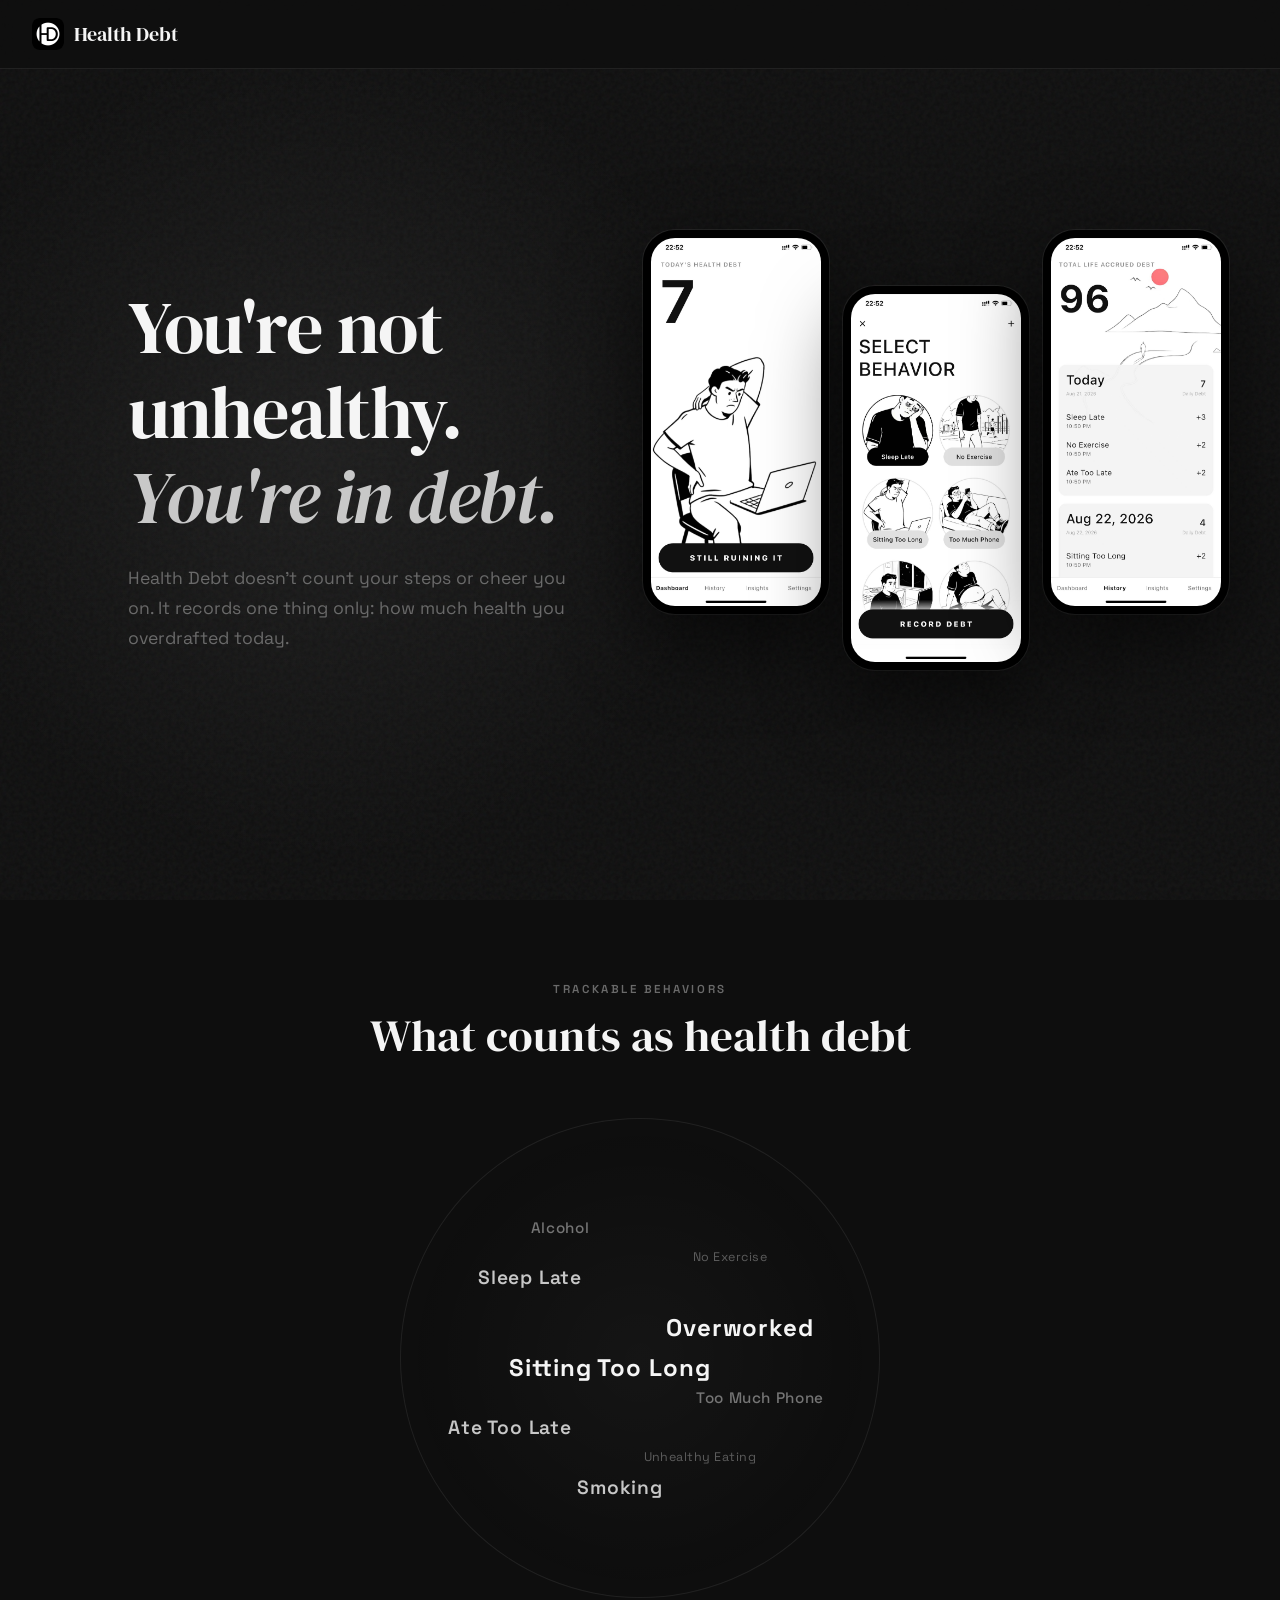
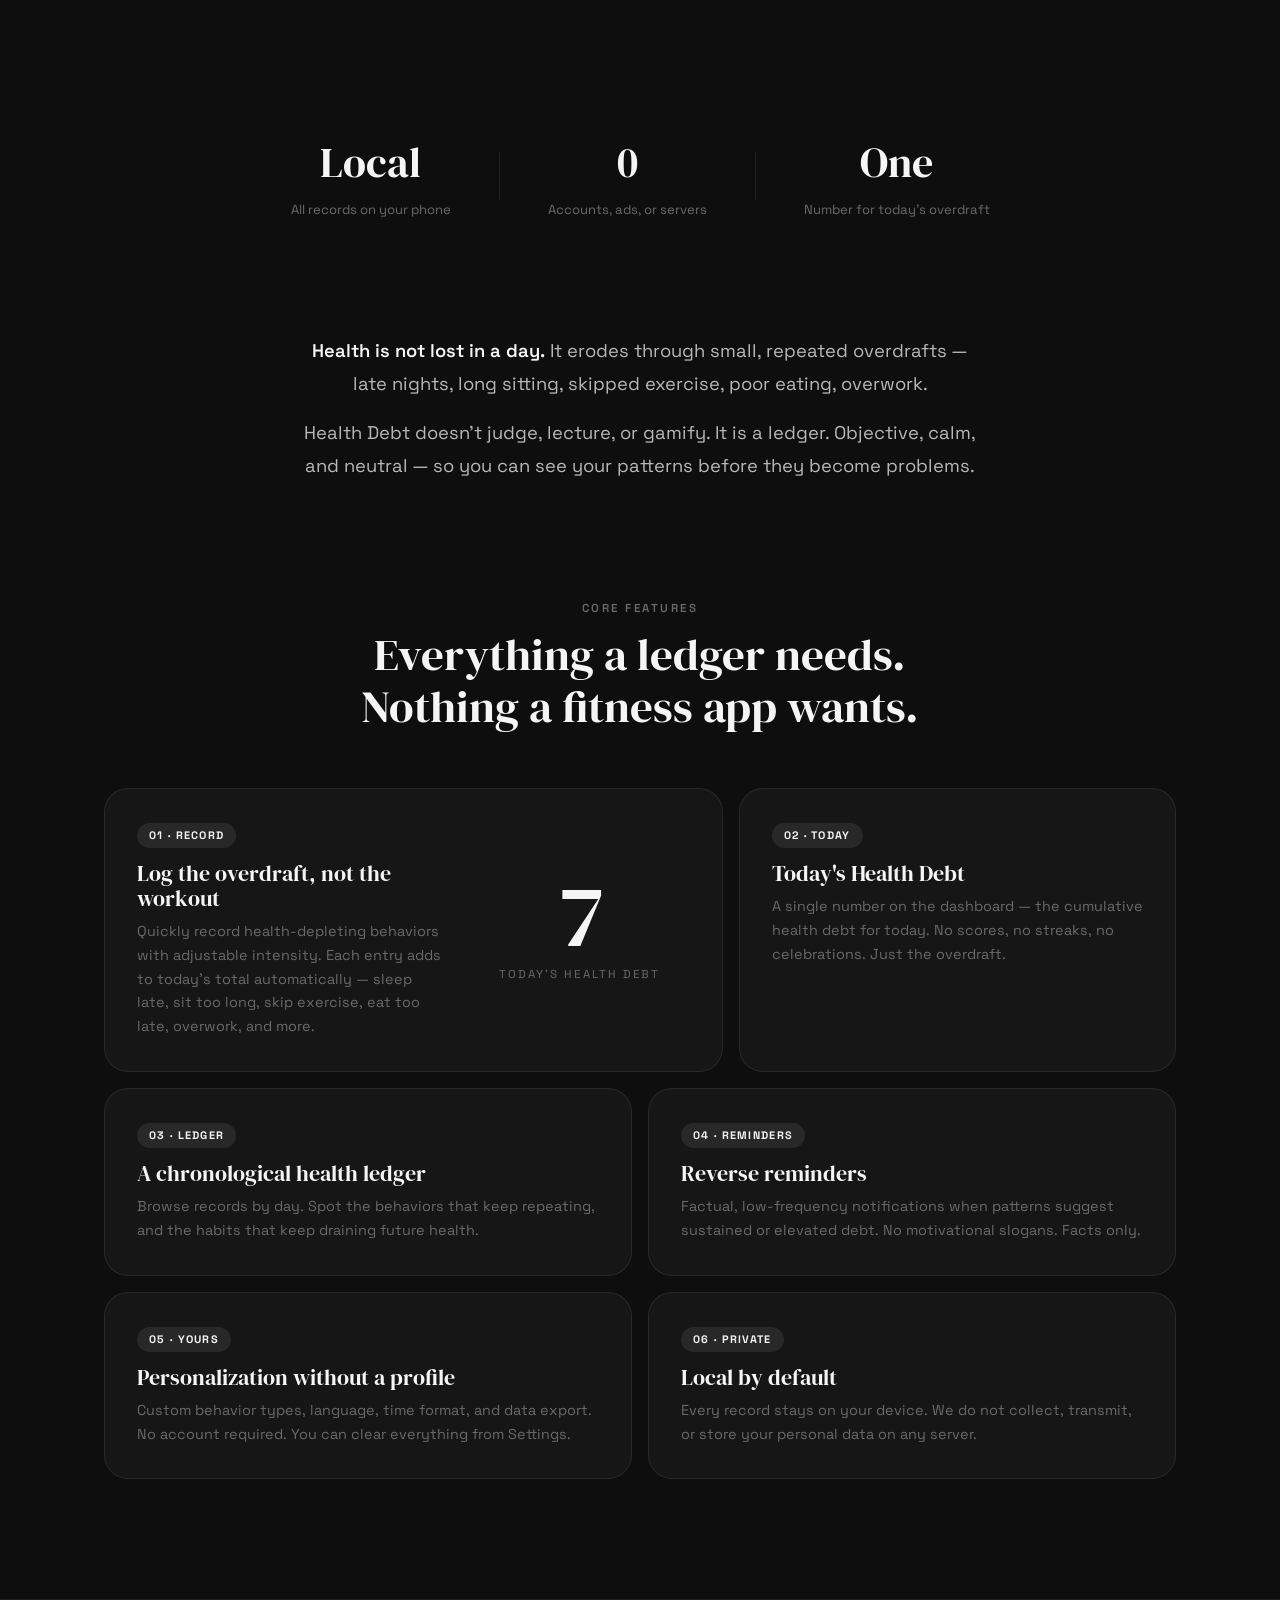
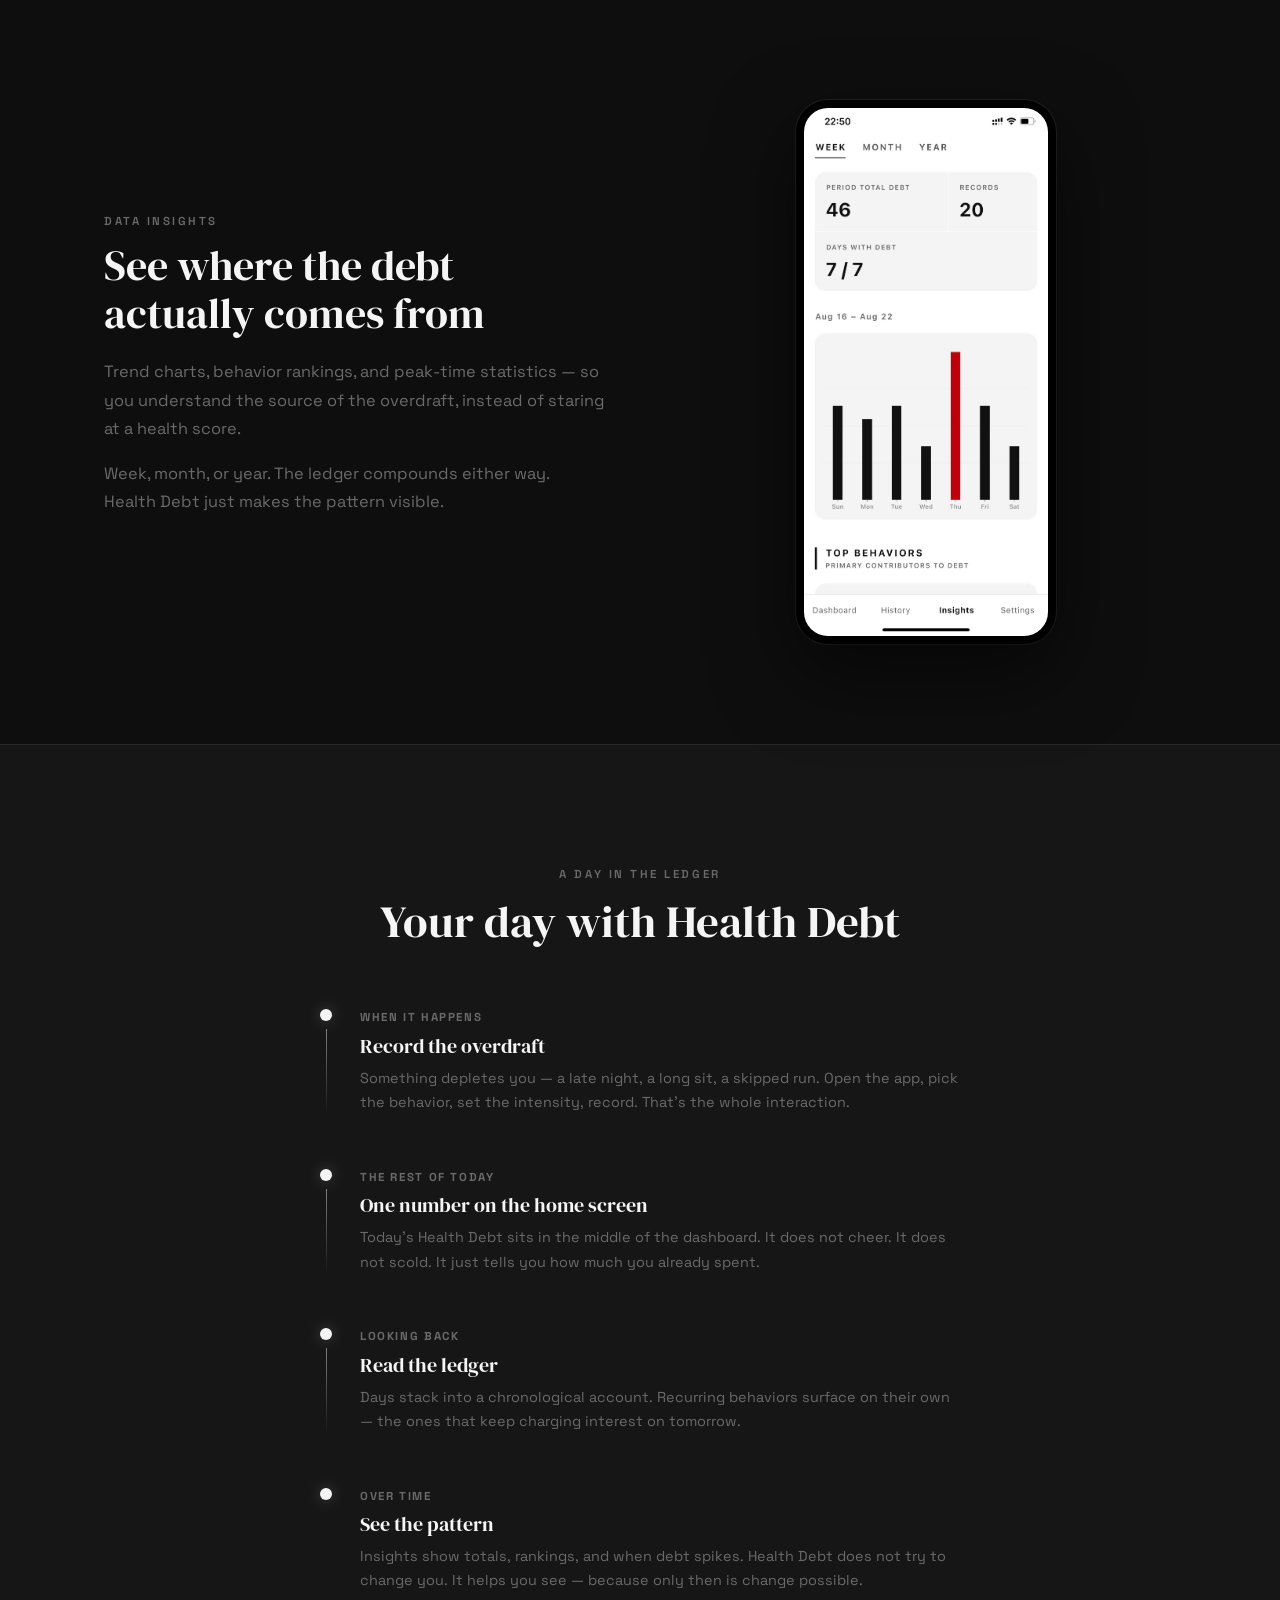
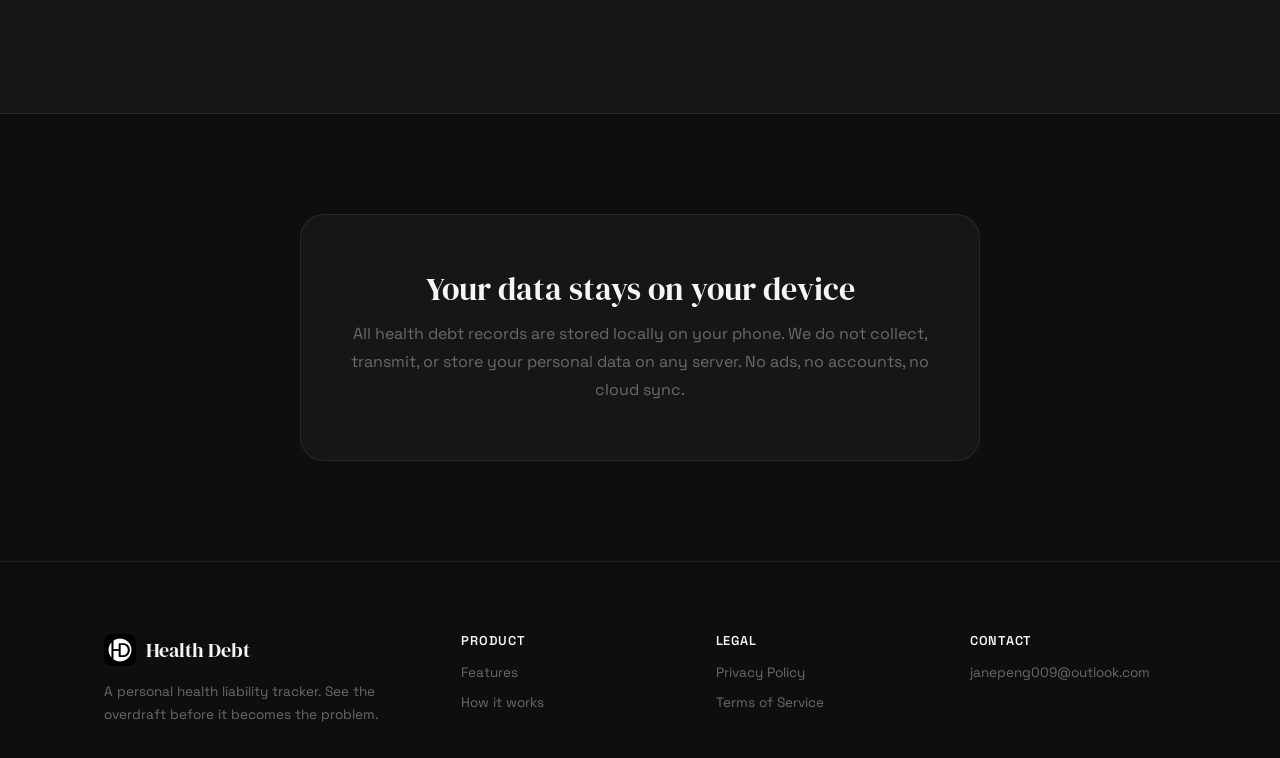
<file: index.html>
<!DOCTYPE html>
<html lang="en">
<head>
  <meta charset="UTF-8">
  <meta name="viewport" content="width=device-width, initial-scale=1.0">
  <title>Health Debt — Track Your Health Debt</title>
  <meta name="description" content="Health Debt is a minimalist health liability tracker. Record daily health-depleting behaviors, see your cumulative health debt, and understand your lifestyle patterns. All data stays on your device.">
  <link rel="preconnect" href="https://fonts.googleapis.com">
  <link rel="preconnect" href="https://fonts.gstatic.com" crossorigin>
  <link href="https://fonts.googleapis.com/css2?family=DM+Serif+Display:ital@0;1&family=Space+Grotesk:wght@400;500;600;700&display=swap" rel="stylesheet">
  <link rel="icon" type="image/png" href="app_icon.png">
  <link rel="apple-touch-icon" href="app_icon.png">
  <link rel="stylesheet" href="site.css">
</head>
<body>
  <header class="topbar">
    <a href="index.html" class="logo">
      <img class="logo-mark" src="app_icon.png" alt="Health Debt">
      <span class="logo-name">Health Debt</span>
    </a>
  </header>

  <section class="hero">
    <div class="hero-grain"></div>
    <div class="hero-radial"></div>
    <div class="hero-inner">
      <h1 class="hero-title">You're not unhealthy.<br><em>You're in debt.</em></h1>
      <p class="hero-desc">Health Debt doesn't count your steps or cheer you on. It records one thing only: how much health you overdrafted today.</p>
    </div>
    <div class="hero-phones">
      <div class="phone">
        <img src="home.jpg" alt="Health Debt dashboard showing today's health debt as a single number">
      </div>
      <div class="phone phone-offset">
        <img src="add.jpg" alt="Select behavior screen for recording a health debt">
      </div>
      <div class="phone">
        <img src="history.jpg" alt="Health ledger listing daily records and accrued debt">
      </div>
    </div>
  </section>

  <section class="bubble-section">
    <div class="sec-kicker">Trackable Behaviors</div>
    <h2 class="sec-title">What counts as health debt</h2>
    <div class="bubble-circle">
      <span class="bubble-word bw-lg" style="--dx:-110px;--dy:-80px;--dur:6.2s;--delay:0s">Sleep Late</span>
      <span class="bubble-word bw-sm" style="--dx:90px;--dy:-100px;--dur:7.1s;--delay:-1.5s">No Exercise</span>
      <span class="bubble-word bw-xl" style="--dx:-30px;--dy:10px;--dur:5.8s;--delay:-3s">Sitting Too Long</span>
      <span class="bubble-word bw-md" style="--dx:120px;--dy:40px;--dur:6.8s;--delay:-0.8s">Too Much Phone</span>
      <span class="bubble-word bw-lg" style="--dx:-130px;--dy:70px;--dur:7.5s;--delay:-2.2s">Ate Too Late</span>
      <span class="bubble-word bw-sm" style="--dx:60px;--dy:100px;--dur:6.4s;--delay:-4s">Unhealthy Eating</span>
      <span class="bubble-word bw-xl" style="--dx:100px;--dy:-30px;--dur:5.5s;--delay:-1s">Overworked</span>
      <span class="bubble-word bw-md" style="--dx:-80px;--dy:-130px;--dur:7.8s;--delay:-2.8s">Alcohol</span>
      <span class="bubble-word bw-lg" style="--dx:-20px;--dy:130px;--dur:6.9s;--delay:-3.6s">Smoking</span>
    </div>
  </section>

  <section class="stats">
    <div class="stat-item">
      <span class="stat-num">Local</span>
      <span class="stat-label">All records on your phone</span>
    </div>
    <div class="stat-divider"></div>
    <div class="stat-item">
      <span class="stat-num">0</span>
      <span class="stat-label">Accounts, ads, or servers</span>
    </div>
    <div class="stat-divider"></div>
    <div class="stat-item">
      <span class="stat-num">One</span>
      <span class="stat-label">Number for today's overdraft</span>
    </div>
  </section>

  <section class="philosophy">
    <div class="philosophy-inner reveal">
      <p><strong>Health is not lost in a day.</strong> It erodes through small, repeated overdrafts — late nights, long sitting, skipped exercise, poor eating, overwork.</p>
      <p>Health Debt doesn't judge, lecture, or gamify. It is a ledger. Objective, calm, and neutral — so you can see your patterns before they become problems.</p>
    </div>
  </section>

  <section class="bento" id="features">
    <div class="container">
      <div class="sec-kicker">Core Features</div>
      <h2 class="sec-title">Everything a ledger needs.<br>Nothing a fitness app wants.</h2>
      <div class="bento-grid">
        <article class="bento-card bento-lg reveal">
          <div class="bento-content">
            <span class="bento-tag">01 · Record</span>
            <h3>Log the overdraft, not the workout</h3>
            <p>Quickly record health-depleting behaviors with adjustable intensity. Each entry adds to today's total automatically — sleep late, sit too long, skip exercise, eat too late, overwork, and more.</p>
          </div>
          <div class="bento-art">
            <div class="debt-figure">
              <strong>7</strong>
              <span>today's health debt</span>
            </div>
          </div>
        </article>
        <article class="bento-card bento-md reveal">
          <span class="bento-tag">02 · Today</span>
          <h3>Today's Health Debt</h3>
          <p>A single number on the dashboard — the cumulative health debt for today. No scores, no streaks, no celebrations. Just the overdraft.</p>
        </article>
        <article class="bento-card bento-sm reveal">
          <span class="bento-tag">03 · Ledger</span>
          <h3>A chronological health ledger</h3>
          <p>Browse records by day. Spot the behaviors that keep repeating, and the habits that keep draining future health.</p>
        </article>
        <article class="bento-card bento-sm reveal">
          <span class="bento-tag">04 · Reminders</span>
          <h3>Reverse reminders</h3>
          <p>Factual, low-frequency notifications when patterns suggest sustained or elevated debt. No motivational slogans. Facts only.</p>
        </article>
        <article class="bento-card bento-sm reveal">
          <span class="bento-tag">05 · Yours</span>
          <h3>Personalization without a profile</h3>
          <p>Custom behavior types, language, time format, and data export. No account required. You can clear everything from Settings.</p>
        </article>
        <article class="bento-card bento-sm reveal">
          <span class="bento-tag">06 · Private</span>
          <h3>Local by default</h3>
          <p>Every record stays on your device. We do not collect, transmit, or store your personal data on any server.</p>
        </article>
      </div>
    </div>
  </section>

  <section class="showcase">
    <div class="container showcase-row">
      <div class="showcase-copy reveal">
        <div class="sec-kicker" style="text-align:left">Data Insights</div>
        <h2>See where the debt actually comes from</h2>
        <p>Trend charts, behavior rankings, and peak-time statistics — so you understand the source of the overdraft, instead of staring at a health score.</p>
        <p>Week, month, or year. The ledger compounds either way. Health Debt just makes the pattern visible.</p>
      </div>
      <div class="showcase-visual reveal">
        <div class="phone">
          <img src="insights.jpg" alt="Insights screen with weekly debt totals and a bar chart of daily overdrafts">
        </div>
      </div>
    </div>
  </section>

  <section class="how" id="how">
    <div class="container">
      <div class="sec-kicker">A day in the ledger</div>
      <h2 class="sec-title">Your day with Health Debt</h2>
      <div class="timeline">
        <div class="tl-item reveal">
          <div class="tl-marker">
            <div class="tl-dot"></div>
            <div class="tl-line"></div>
          </div>
          <div class="tl-card">
            <span class="tl-time">When it happens</span>
            <h3>Record the overdraft</h3>
            <p>Something depletes you — a late night, a long sit, a skipped run. Open the app, pick the behavior, set the intensity, record. That's the whole interaction.</p>
          </div>
        </div>
        <div class="tl-item reveal">
          <div class="tl-marker">
            <div class="tl-dot"></div>
            <div class="tl-line"></div>
          </div>
          <div class="tl-card">
            <span class="tl-time">The rest of today</span>
            <h3>One number on the home screen</h3>
            <p>Today's Health Debt sits in the middle of the dashboard. It does not cheer. It does not scold. It just tells you how much you already spent.</p>
          </div>
        </div>
        <div class="tl-item reveal">
          <div class="tl-marker">
            <div class="tl-dot"></div>
            <div class="tl-line"></div>
          </div>
          <div class="tl-card">
            <span class="tl-time">Looking back</span>
            <h3>Read the ledger</h3>
            <p>Days stack into a chronological account. Recurring behaviors surface on their own — the ones that keep charging interest on tomorrow.</p>
          </div>
        </div>
        <div class="tl-item reveal">
          <div class="tl-marker">
            <div class="tl-dot"></div>
          </div>
          <div class="tl-card">
            <span class="tl-time">Over time</span>
            <h3>See the pattern</h3>
            <p>Insights show totals, rankings, and when debt spikes. Health Debt does not try to change you. It helps you see — because only then is change possible.</p>
          </div>
        </div>
      </div>
    </div>
  </section>

  <section class="privacy-banner" id="privacy">
    <div class="privacy-inner reveal">
      <h2>Your data stays on your device</h2>
      <p>All health debt records are stored locally on your phone. We do not collect, transmit, or store your personal data on any server. No ads, no accounts, no cloud sync.</p>
    </div>
  </section>

  <footer class="site-footer">
    <div class="container">
      <div class="footer-row">
        <div class="brand-col">
          <a href="index.html" class="logo">
            <img class="logo-mark" src="app_icon.png" alt="Health Debt">
            <span class="logo-name">Health Debt</span>
          </a>
          <p>A personal health liability tracker. See the overdraft before it becomes the problem.</p>
        </div>
        <div class="footer-col">
          <h4>Product</h4>
          <a href="#features">Features</a>
          <a href="#how">How it works</a>
        </div>
        <div class="footer-col">
          <h4>Legal</h4>
          <a href="privacy.html">Privacy Policy</a>
          <a href="terms-of-service.html">Terms of Service</a>
        </div>
        <div class="footer-col">
          <h4>Contact</h4>
          <a href="mailto:janepeng009@outlook.com">janepeng009@outlook.com</a>
        </div>
      </div>
    </div>
  </footer>

  <script>
    (function () {
      var nodes = document.querySelectorAll(".reveal");
      if ("IntersectionObserver" in window) {
        var io = new IntersectionObserver(function (entries) {
          entries.forEach(function (entry) {
            if (entry.isIntersecting) {
              entry.target.classList.add("visible");
              io.unobserve(entry.target);
            }
          });
        }, { threshold: 0.12 });
        nodes.forEach(function (n) { io.observe(n); });
      } else {
        nodes.forEach(function (n) { n.classList.add("visible"); });
      }
    })();
  </script>
</body>
</html>
</file>
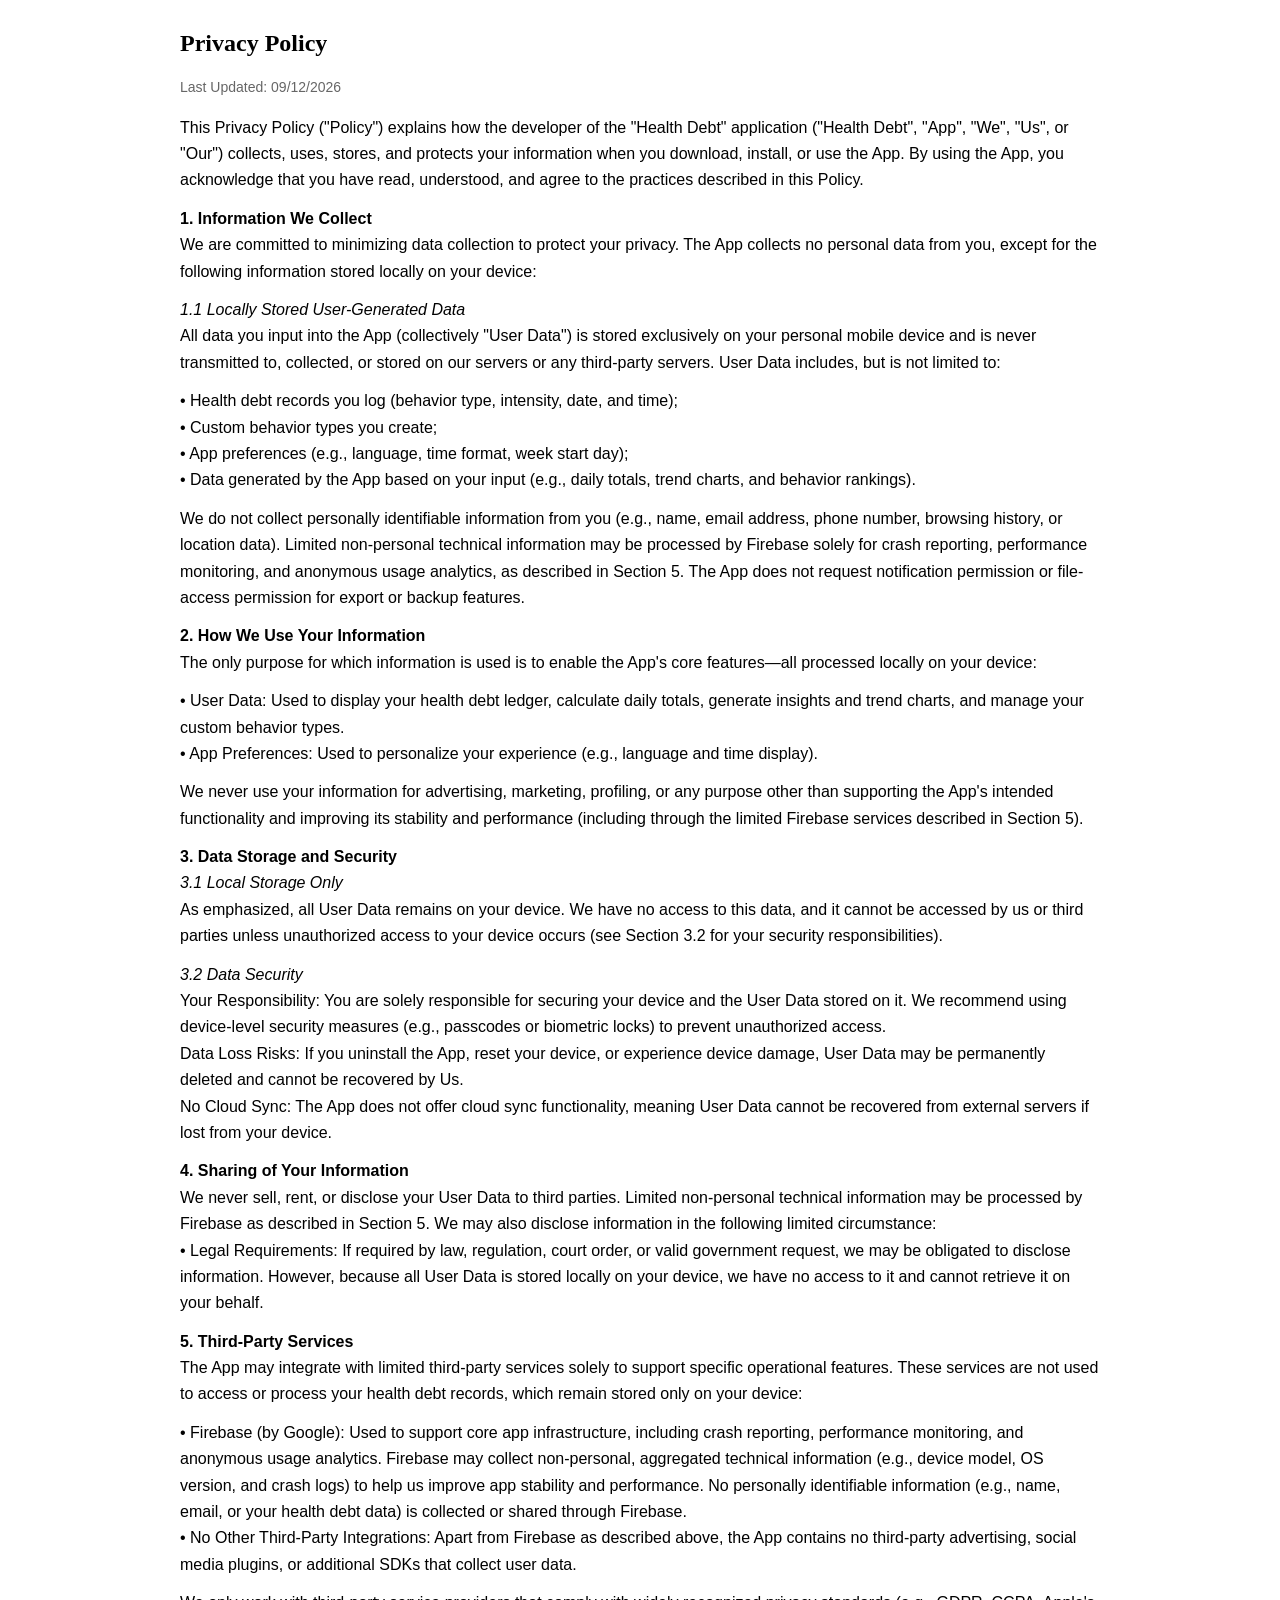
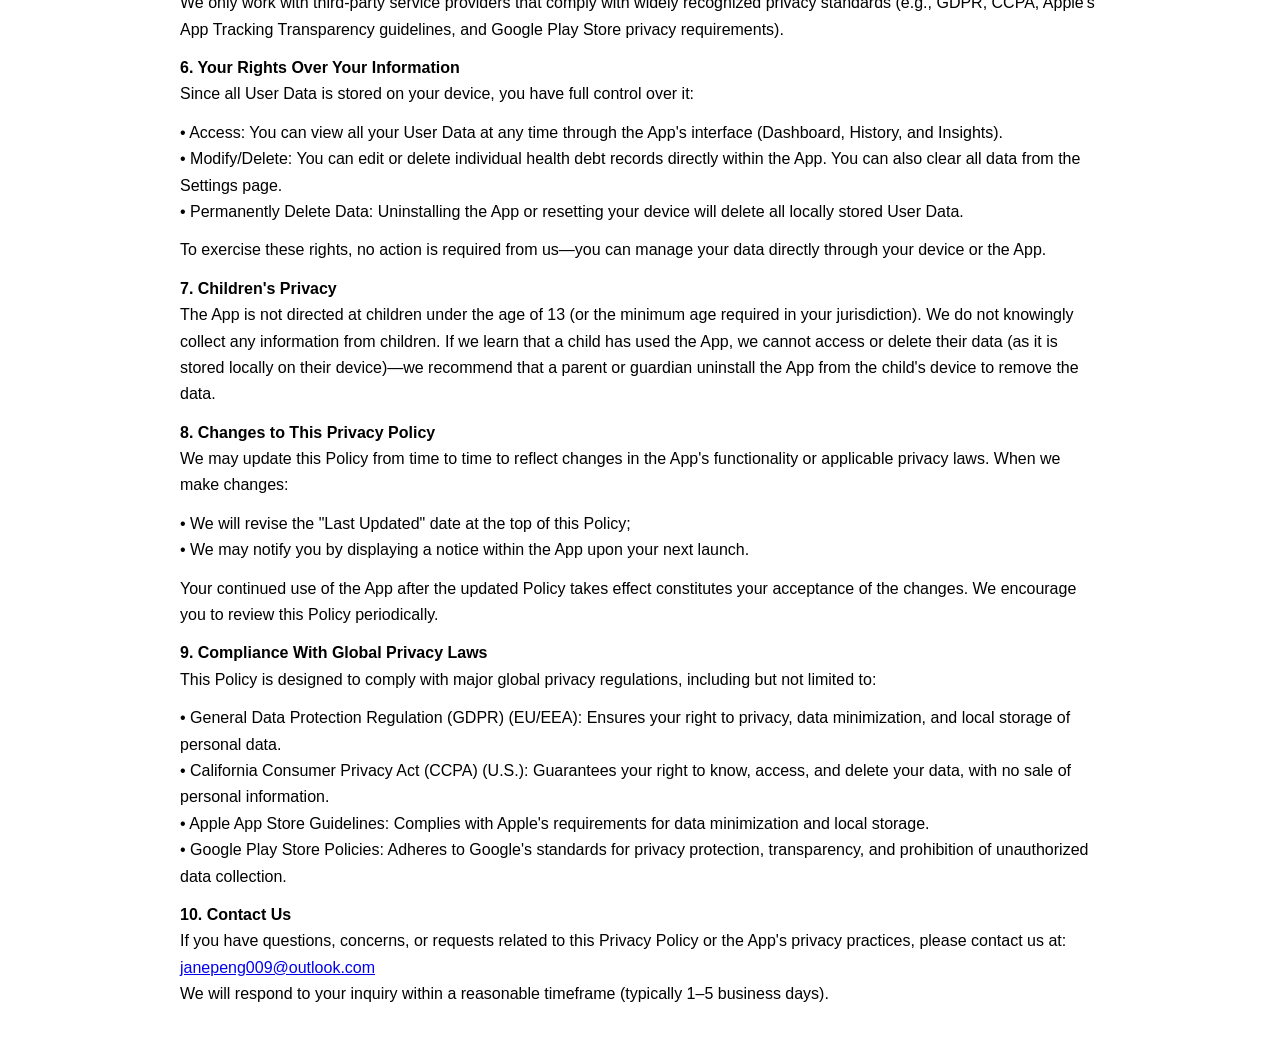
<file: privacy.html>
<!doctype html>
<html lang="en">
<head>
  <meta charset="utf-8">
  <meta name="viewport" content="width=device-width, initial-scale=1">
  <title>Privacy Policy — Health Debt</title>
  <style>
    :root{color-scheme:light dark}
    body{margin:0;font-family:-apple-system,BlinkMacSystemFont,Segoe UI,Roboto,Helvetica,Arial,Apple Color Emoji,Segoe UI Emoji,Segoe UI Symbol,sans-serif;line-height:1.65}
    .container{max-width:920px;margin:0 auto;padding:24px}
    header{margin-bottom:16px}
    h1{font-size:28px;margin:0 0 8px}
    .updated{color:#666;font-size:14px}
    article{background:transparent}
    article p{margin:0 0 12px}
    nav a{color:#0b5ed7;text-decoration:none}
    nav{margin:8px 0 24px}
    .page-title{font-size:18pt;font-family:Times,serif;margin:0 0 12px}
    @media (max-width:768px){
      .page-title{display:none}
    }
  </style>
</head>
<body>
  <div class="container">
    <p class="page-title"><strong>Privacy Policy</strong></p>
    <header>
      <div class="updated">Last Updated: 09/12/2026</div>
    </header>
    <article>
      <p>This Privacy Policy ("Policy") explains how the developer of the "Health Debt" application ("Health Debt", "App", "We", "Us", or "Our") collects, uses, stores, and protects your information when you download, install, or use the App. By using the App, you acknowledge that you have read, understood, and agree to the practices described in this Policy.</p>

      <p><strong>1. Information We Collect</strong><br>
      We are committed to minimizing data collection to protect your privacy. The App collects no personal data from you, except for the following information stored locally on your device:</p>

      <p><em>1.1 Locally Stored User-Generated Data</em><br>
      All data you input into the App (collectively "User Data") is stored exclusively on your personal mobile device and is never transmitted to, collected, or stored on our servers or any third-party servers. User Data includes, but is not limited to:</p>
      <p>• Health debt records you log (behavior type, intensity, date, and time);<br>
      • Custom behavior types you create;<br>
      • App preferences (e.g., language, time format, week start day);<br>
      • Data generated by the App based on your input (e.g., daily totals, trend charts, and behavior rankings).</p>

      <p>We do not collect personally identifiable information from you (e.g., name, email address, phone number, browsing history, or location data). Limited non-personal technical information may be processed by Firebase solely for crash reporting, performance monitoring, and anonymous usage analytics, as described in Section 5. The App does not request notification permission or file-access permission for export or backup features.</p>

      <p><strong>2. How We Use Your Information</strong><br>
      The only purpose for which information is used is to enable the App's core features—all processed locally on your device:</p>
      <p>• User Data: Used to display your health debt ledger, calculate daily totals, generate insights and trend charts, and manage your custom behavior types.<br>
      • App Preferences: Used to personalize your experience (e.g., language and time display).</p>
      <p>We never use your information for advertising, marketing, profiling, or any purpose other than supporting the App's intended functionality and improving its stability and performance (including through the limited Firebase services described in Section 5).</p>

      <p><strong>3. Data Storage and Security</strong><br>
      <em>3.1 Local Storage Only</em><br>
      As emphasized, all User Data remains on your device. We have no access to this data, and it cannot be accessed by us or third parties unless unauthorized access to your device occurs (see Section 3.2 for your security responsibilities).</p>

      <p><em>3.2 Data Security</em><br>
      Your Responsibility: You are solely responsible for securing your device and the User Data stored on it. We recommend using device-level security measures (e.g., passcodes or biometric locks) to prevent unauthorized access.<br>
      Data Loss Risks: If you uninstall the App, reset your device, or experience device damage, User Data may be permanently deleted and cannot be recovered by Us.<br>
      No Cloud Sync: The App does not offer cloud sync functionality, meaning User Data cannot be recovered from external servers if lost from your device.</p>

      <p><strong>4. Sharing of Your Information</strong><br>
      We never sell, rent, or disclose your User Data to third parties. Limited non-personal technical information may be processed by Firebase as described in Section 5. We may also disclose information in the following limited circumstance:<br>
      • Legal Requirements: If required by law, regulation, court order, or valid government request, we may be obligated to disclose information. However, because all User Data is stored locally on your device, we have no access to it and cannot retrieve it on your behalf.</p>

      <p><strong>5. Third-Party Services</strong><br>
      The App may integrate with limited third-party services solely to support specific operational features. These services are not used to access or process your health debt records, which remain stored only on your device:</p>
      <p>• Firebase (by Google): Used to support core app infrastructure, including crash reporting, performance monitoring, and anonymous usage analytics. Firebase may collect non-personal, aggregated technical information (e.g., device model, OS version, and crash logs) to help us improve app stability and performance. No personally identifiable information (e.g., name, email, or your health debt data) is collected or shared through Firebase.<br>
      • No Other Third-Party Integrations: Apart from Firebase as described above, the App contains no third-party advertising, social media plugins, or additional SDKs that collect user data.</p>
      <p>We only work with third-party service providers that comply with widely recognized privacy standards (e.g., GDPR, CCPA, Apple's App Tracking Transparency guidelines, and Google Play Store privacy requirements).</p>

      <p><strong>6. Your Rights Over Your Information</strong><br>
      Since all User Data is stored on your device, you have full control over it:</p>
      <p>• Access: You can view all your User Data at any time through the App's interface (Dashboard, History, and Insights).<br>
      • Modify/Delete: You can edit or delete individual health debt records directly within the App. You can also clear all data from the Settings page.<br>
      • Permanently Delete Data: Uninstalling the App or resetting your device will delete all locally stored User Data.</p>
      <p>To exercise these rights, no action is required from us—you can manage your data directly through your device or the App.</p>

      <p><strong>7. Children's Privacy</strong><br>
      The App is not directed at children under the age of 13 (or the minimum age required in your jurisdiction). We do not knowingly collect any information from children. If we learn that a child has used the App, we cannot access or delete their data (as it is stored locally on their device)—we recommend that a parent or guardian uninstall the App from the child's device to remove the data.</p>

      <p><strong>8. Changes to This Privacy Policy</strong><br>
      We may update this Policy from time to time to reflect changes in the App's functionality or applicable privacy laws. When we make changes:</p>
      <p>• We will revise the "Last Updated" date at the top of this Policy;<br>
      • We may notify you by displaying a notice within the App upon your next launch.</p>
      <p>Your continued use of the App after the updated Policy takes effect constitutes your acceptance of the changes. We encourage you to review this Policy periodically.</p>

      <p><strong>9. Compliance With Global Privacy Laws</strong><br>
      This Policy is designed to comply with major global privacy regulations, including but not limited to:</p>
      <p>• General Data Protection Regulation (GDPR) (EU/EEA): Ensures your right to privacy, data minimization, and local storage of personal data.<br>
      • California Consumer Privacy Act (CCPA) (U.S.): Guarantees your right to know, access, and delete your data, with no sale of personal information.<br>
      • Apple App Store Guidelines: Complies with Apple's requirements for data minimization and local storage.<br>
      • Google Play Store Policies: Adheres to Google's standards for privacy protection, transparency, and prohibition of unauthorized data collection.</p>

      <p><strong>10. Contact Us</strong><br>
      If you have questions, concerns, or requests related to this Privacy Policy or the App's privacy practices, please contact us at:<br>
      <a href="mailto:janepeng009@outlook.com">janepeng009@outlook.com</a><br>
      We will respond to your inquiry within a reasonable timeframe (typically 1–5 business days).</p>
    </article>
  </div>
</body>
</html>
</file>
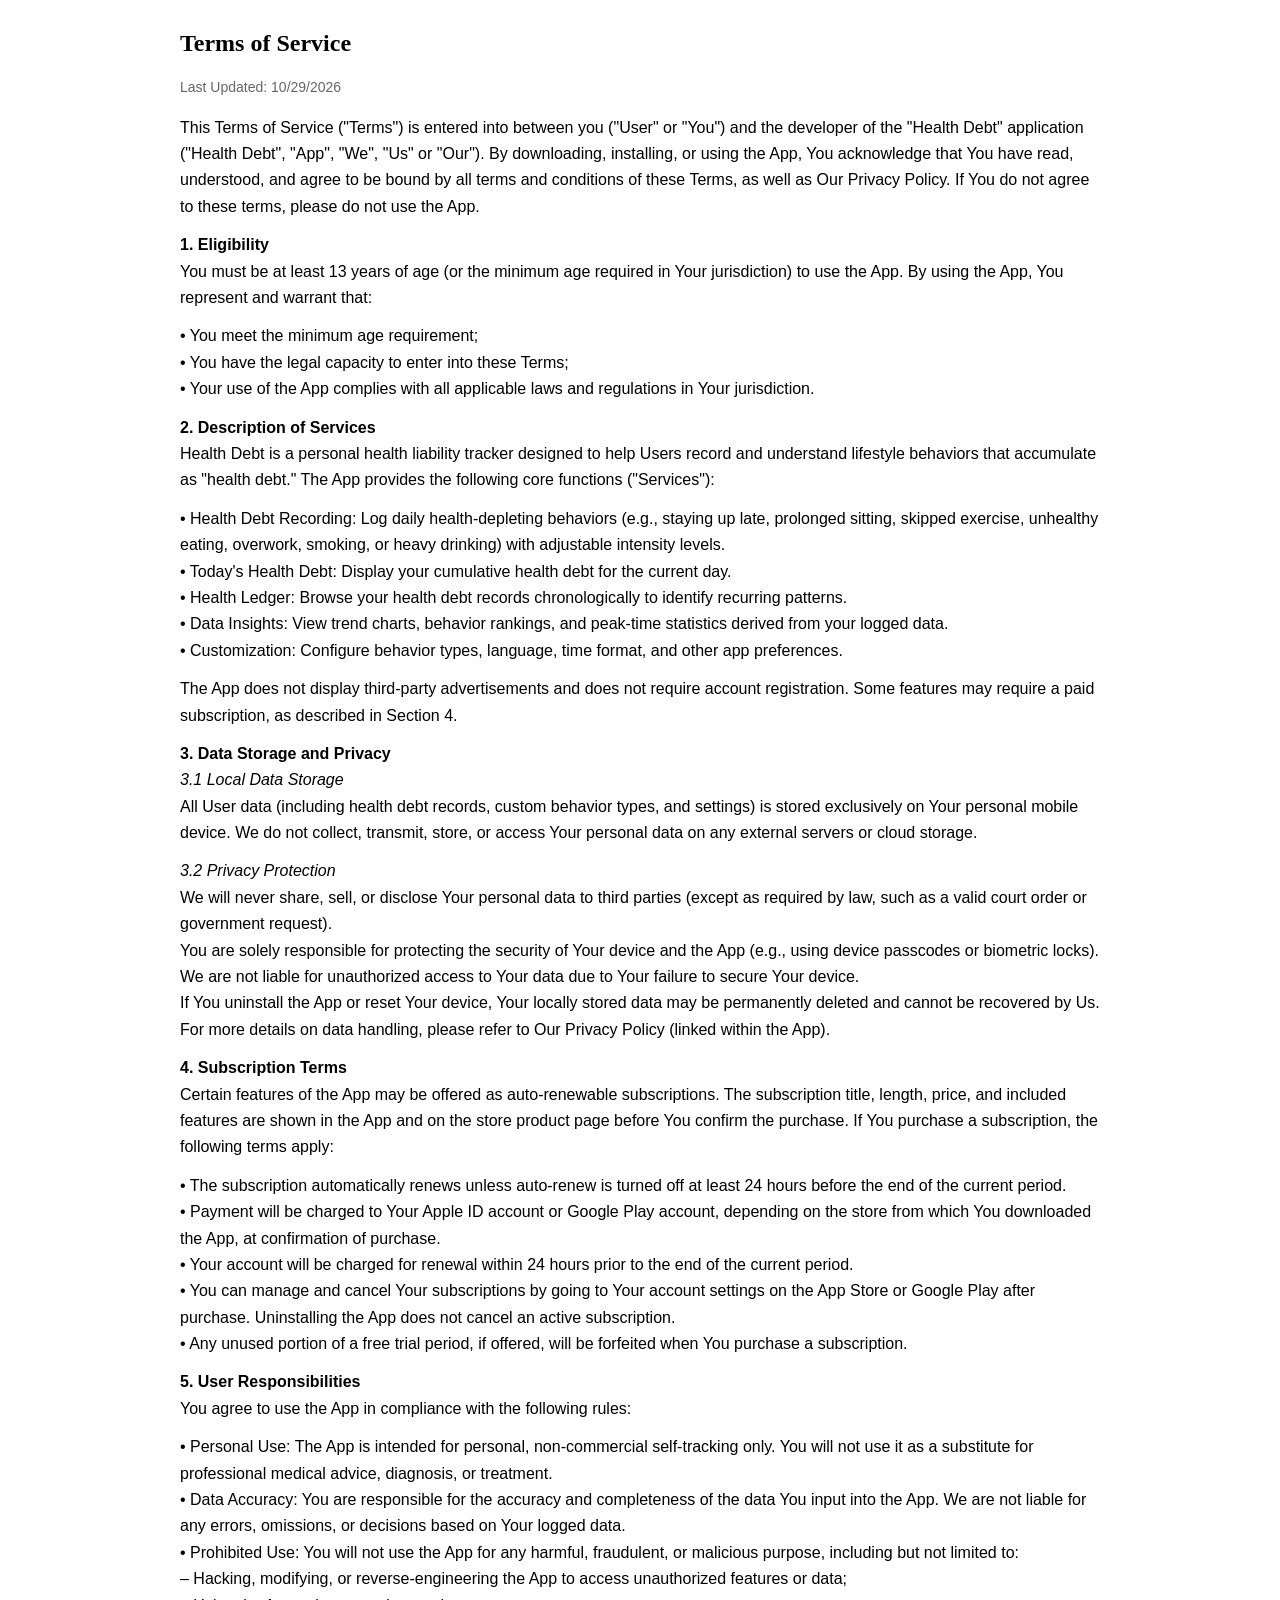
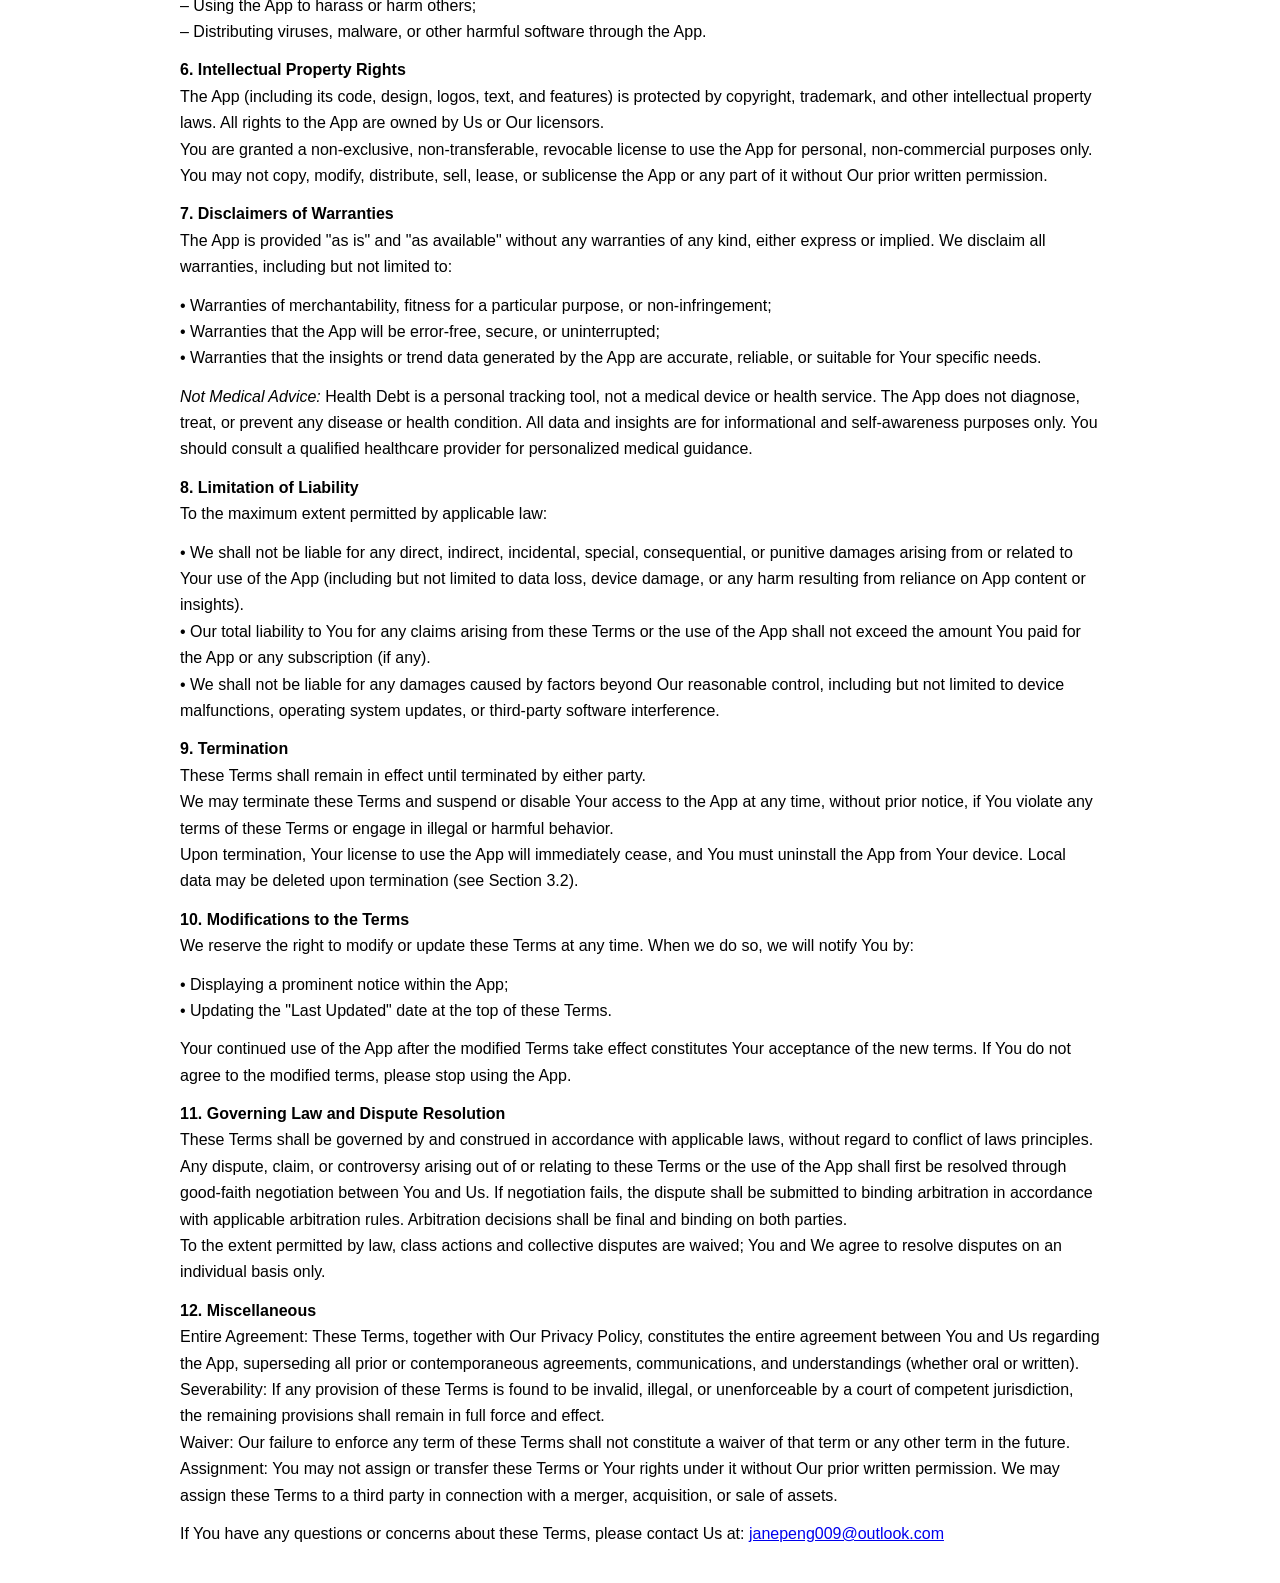
<file: terms-of-service.html>
<!doctype html>
<html lang="en">
<head>
  <meta charset="utf-8">
  <meta name="viewport" content="width=device-width, initial-scale=1">
  <title>Terms of Service — Health Debt</title>
  <style>
    :root{color-scheme:light dark}
    body{margin:0;font-family:-apple-system,BlinkMacSystemFont,Segoe UI,Roboto,Helvetica,Arial,Apple Color Emoji,Segoe UI Emoji,Segoe UI Symbol,sans-serif;line-height:1.65}
    .container{max-width:920px;margin:0 auto;padding:24px}
    header{margin-bottom:16px}
    h1{font-size:28px;margin:0 0 8px}
    .updated{color:#666;font-size:14px}
    article p{margin:0 0 12px}
    nav a{color:#0b5ed7;text-decoration:none}
    nav{margin:8px 0 24px}
    .page-title{font-size:18pt;font-family:Times,serif;margin:0 0 12px}
    @media (max-width:768px){
      .page-title{display:none}
    }
  </style>
</head>
<body>
  <div class="container">
    <p class="page-title"><strong>Terms of Service</strong></p>
    <header>
      <div class="updated">Last Updated: 10/29/2026</div>
    </header>
    <article>
      <p>This Terms of Service ("Terms") is entered into between you ("User" or "You") and the developer of the "Health Debt" application ("Health Debt", "App", "We", "Us" or "Our"). By downloading, installing, or using the App, You acknowledge that You have read, understood, and agree to be bound by all terms and conditions of these Terms, as well as Our Privacy Policy. If You do not agree to these terms, please do not use the App.</p>

      <p><strong>1. Eligibility</strong><br>
      You must be at least 13 years of age (or the minimum age required in Your jurisdiction) to use the App. By using the App, You represent and warrant that:</p>
      <p>• You meet the minimum age requirement;<br>
      • You have the legal capacity to enter into these Terms;<br>
      • Your use of the App complies with all applicable laws and regulations in Your jurisdiction.</p>

      <p><strong>2. Description of Services</strong><br>
      Health Debt is a personal health liability tracker designed to help Users record and understand lifestyle behaviors that accumulate as "health debt." The App provides the following core functions ("Services"):</p>
      <p>• Health Debt Recording: Log daily health-depleting behaviors (e.g., staying up late, prolonged sitting, skipped exercise, unhealthy eating, overwork, smoking, or heavy drinking) with adjustable intensity levels.<br>
      • Today's Health Debt: Display your cumulative health debt for the current day.<br>
      • Health Ledger: Browse your health debt records chronologically to identify recurring patterns.<br>
      • Data Insights: View trend charts, behavior rankings, and peak-time statistics derived from your logged data.<br>
      • Customization: Configure behavior types, language, time format, and other app preferences.</p>
      <p>The App does not display third-party advertisements and does not require account registration. Some features may require a paid subscription, as described in Section 4.</p>

      <p><strong>3. Data Storage and Privacy</strong><br>
      <em>3.1 Local Data Storage</em><br>
      All User data (including health debt records, custom behavior types, and settings) is stored exclusively on Your personal mobile device. We do not collect, transmit, store, or access Your personal data on any external servers or cloud storage.</p>
      <p><em>3.2 Privacy Protection</em><br>
      We will never share, sell, or disclose Your personal data to third parties (except as required by law, such as a valid court order or government request).<br>
      You are solely responsible for protecting the security of Your device and the App (e.g., using device passcodes or biometric locks). We are not liable for unauthorized access to Your data due to Your failure to secure Your device.<br>
      If You uninstall the App or reset Your device, Your locally stored data may be permanently deleted and cannot be recovered by Us.<br>
      For more details on data handling, please refer to Our Privacy Policy (linked within the App).</p>

      <p><strong>4. Subscription Terms</strong><br>
      Certain features of the App may be offered as auto-renewable subscriptions. The subscription title, length, price, and included features are shown in the App and on the store product page before You confirm the purchase. If You purchase a subscription, the following terms apply:</p>
      <p>• The subscription automatically renews unless auto-renew is turned off at least 24 hours before the end of the current period.<br>
      • Payment will be charged to Your Apple ID account or Google Play account, depending on the store from which You downloaded the App, at confirmation of purchase.<br>
      • Your account will be charged for renewal within 24 hours prior to the end of the current period.<br>
      • You can manage and cancel Your subscriptions by going to Your account settings on the App Store or Google Play after purchase. Uninstalling the App does not cancel an active subscription.<br>
      • Any unused portion of a free trial period, if offered, will be forfeited when You purchase a subscription.</p>

      <p><strong>5. User Responsibilities</strong><br>
      You agree to use the App in compliance with the following rules:</p>
      <p>• Personal Use: The App is intended for personal, non-commercial self-tracking only. You will not use it as a substitute for professional medical advice, diagnosis, or treatment.<br>
      • Data Accuracy: You are responsible for the accuracy and completeness of the data You input into the App. We are not liable for any errors, omissions, or decisions based on Your logged data.<br>
      • Prohibited Use: You will not use the App for any harmful, fraudulent, or malicious purpose, including but not limited to:<br>
      – Hacking, modifying, or reverse-engineering the App to access unauthorized features or data;<br>
      – Using the App to harass or harm others;<br>
      – Distributing viruses, malware, or other harmful software through the App.</p>

      <p><strong>6. Intellectual Property Rights</strong><br>
      The App (including its code, design, logos, text, and features) is protected by copyright, trademark, and other intellectual property laws. All rights to the App are owned by Us or Our licensors.<br>
      You are granted a non-exclusive, non-transferable, revocable license to use the App for personal, non-commercial purposes only. You may not copy, modify, distribute, sell, lease, or sublicense the App or any part of it without Our prior written permission.</p>

      <p><strong>7. Disclaimers of Warranties</strong><br>
      The App is provided "as is" and "as available" without any warranties of any kind, either express or implied. We disclaim all warranties, including but not limited to:</p>
      <p>• Warranties of merchantability, fitness for a particular purpose, or non-infringement;<br>
      • Warranties that the App will be error-free, secure, or uninterrupted;<br>
      • Warranties that the insights or trend data generated by the App are accurate, reliable, or suitable for Your specific needs.</p>
      <p><em>Not Medical Advice:</em> Health Debt is a personal tracking tool, not a medical device or health service. The App does not diagnose, treat, or prevent any disease or health condition. All data and insights are for informational and self-awareness purposes only. You should consult a qualified healthcare provider for personalized medical guidance.</p>

      <p><strong>8. Limitation of Liability</strong><br>
      To the maximum extent permitted by applicable law:</p>
      <p>• We shall not be liable for any direct, indirect, incidental, special, consequential, or punitive damages arising from or related to Your use of the App (including but not limited to data loss, device damage, or any harm resulting from reliance on App content or insights).<br>
      • Our total liability to You for any claims arising from these Terms or the use of the App shall not exceed the amount You paid for the App or any subscription (if any).<br>
      • We shall not be liable for any damages caused by factors beyond Our reasonable control, including but not limited to device malfunctions, operating system updates, or third-party software interference.</p>

      <p><strong>9. Termination</strong><br>
      These Terms shall remain in effect until terminated by either party.<br>
      We may terminate these Terms and suspend or disable Your access to the App at any time, without prior notice, if You violate any terms of these Terms or engage in illegal or harmful behavior.<br>
      Upon termination, Your license to use the App will immediately cease, and You must uninstall the App from Your device. Local data may be deleted upon termination (see Section 3.2).</p>

      <p><strong>10. Modifications to the Terms</strong><br>
      We reserve the right to modify or update these Terms at any time. When we do so, we will notify You by:</p>
      <p>• Displaying a prominent notice within the App;<br>
      • Updating the "Last Updated" date at the top of these Terms.</p>
      <p>Your continued use of the App after the modified Terms take effect constitutes Your acceptance of the new terms. If You do not agree to the modified terms, please stop using the App.</p>

      <p><strong>11. Governing Law and Dispute Resolution</strong><br>
      These Terms shall be governed by and construed in accordance with applicable laws, without regard to conflict of laws principles.<br>
      Any dispute, claim, or controversy arising out of or relating to these Terms or the use of the App shall first be resolved through good-faith negotiation between You and Us. If negotiation fails, the dispute shall be submitted to binding arbitration in accordance with applicable arbitration rules. Arbitration decisions shall be final and binding on both parties.<br>
      To the extent permitted by law, class actions and collective disputes are waived; You and We agree to resolve disputes on an individual basis only.</p>

      <p><strong>12. Miscellaneous</strong><br>
      Entire Agreement: These Terms, together with Our Privacy Policy, constitutes the entire agreement between You and Us regarding the App, superseding all prior or contemporaneous agreements, communications, and understandings (whether oral or written).<br>
      Severability: If any provision of these Terms is found to be invalid, illegal, or unenforceable by a court of competent jurisdiction, the remaining provisions shall remain in full force and effect.<br>
      Waiver: Our failure to enforce any term of these Terms shall not constitute a waiver of that term or any other term in the future.<br>
      Assignment: You may not assign or transfer these Terms or Your rights under it without Our prior written permission. We may assign these Terms to a third party in connection with a merger, acquisition, or sale of assets.</p>

      <p>If You have any questions or concerns about these Terms, please contact Us at: <a href="mailto:janepeng009@outlook.com">janepeng009@outlook.com</a></p>
    </article>
  </div>
</body>
</html>
</file>
<file: site.css>
:root {
  --bg: #0e0e0e;
  --surface: #161616;
  --surface2: #1a1a1a;
  --border: rgba(255, 255, 255, 0.08);
  --text: #b8b8b8;
  --text-dim: #6a6a6a;
  --white: #f5f5f5;
  --accent: #ffffff;
  --radius: 16px;
  --radius-lg: 24px;
}

*,
*::before,
*::after {
  margin: 0;
  padding: 0;
  box-sizing: border-box;
}

html {
  scroll-behavior: smooth;
}

body {
  font-family: "Space Grotesk", -apple-system, BlinkMacSystemFont, sans-serif;
  background: var(--bg);
  color: var(--text);
  line-height: 1.6;
  overflow-x: hidden;
  -webkit-font-smoothing: antialiased;
}

h1,
h2,
h3,
h4 {
  font-family: "DM Serif Display", Georgia, serif;
  color: var(--white);
  line-height: 1.15;
  font-weight: 400;
}

a {
  color: inherit;
}

img {
  max-width: 100%;
  display: block;
}

.container {
  max-width: 1120px;
  margin: 0 auto;
  padding: 0 24px;
}

/* —— Topbar —— */
.topbar {
  position: fixed;
  top: 0;
  left: 0;
  right: 0;
  z-index: 1000;
  display: flex;
  align-items: center;
  justify-content: space-between;
  padding: 18px 32px;
  background: rgba(14, 14, 14, 0.72);
  -webkit-backdrop-filter: blur(24px);
  backdrop-filter: blur(24px);
  border-bottom: 1px solid var(--border);
}

.logo {
  display: flex;
  align-items: center;
  gap: 10px;
  text-decoration: none;
  color: var(--white);
}

.logo-mark {
  width: 32px;
  height: 32px;
  border-radius: 8px;
  object-fit: cover;
  display: block;
  flex-shrink: 0;
}

.logo-name {
  font-family: "DM Serif Display", Georgia, serif;
  font-size: 1.25rem;
}

.topbar-links {
  display: flex;
  gap: 32px;
}

.topbar-links a {
  text-decoration: none;
  color: var(--text-dim);
  font-size: 0.88rem;
  font-weight: 500;
  transition: color 0.2s;
}

.topbar-links a:hover {
  color: var(--white);
}

/* —— Hero —— */
.hero {
  position: relative;
  min-height: 100vh;
  display: flex;
  align-items: center;
  padding: 120px 48px 80px 10%;
  overflow: hidden;
  background: var(--bg);
}

.hero-grain {
  position: absolute;
  inset: 0;
  background-image: url("data:image/svg+xml,%3Csvg viewBox='0 0 256 256' xmlns='http://www.w3.org/2000/svg'%3E%3Cfilter id='n'%3E%3CfeTurbulence type='fractalNoise' baseFrequency='.85' numOctaves='4' stitchTiles='stitch'/%3E%3C/filter%3E%3Crect width='100%25' height='100%25' filter='url(%23n)' opacity='.05'/%3E%3C/svg%3E");
  pointer-events: none;
}

.hero-radial {
  position: absolute;
  width: 900px;
  height: 900px;
  background: radial-gradient(circle, rgba(255, 255, 255, 0.06) 0%, transparent 65%);
  top: 50%;
  left: 25%;
  transform: translate(-50%, -50%);
  pointer-events: none;
}

.hero-inner {
  position: relative;
  z-index: 2;
  max-width: 560px;
}

.hero-title {
  font-size: clamp(2.8rem, 6vw, 4.6rem);
  letter-spacing: -0.02em;
  margin-bottom: 24px;
}

.hero-title em {
  font-style: italic;
  color: #c8c8c8;
}

.hero-desc {
  font-size: 1.1rem;
  color: var(--text-dim);
  max-width: 440px;
  line-height: 1.7;
}

.hero-phones {
  position: absolute;
  right: 4%;
  top: 50%;
  transform: translateY(-50%);
  z-index: 2;
  display: flex;
  gap: 14px;
  align-items: flex-start;
}

.hero-phones .phone {
  width: 186px;
}

.phone {
  width: 230px;
  background: #000;
  border-radius: 32px;
  padding: 8px;
  box-shadow: 0 30px 80px rgba(0, 0, 0, 0.55), 0 0 0 1px rgba(255, 255, 255, 0.08);
}

.phone-offset {
  margin-top: 56px;
}

.phone img {
  width: 100%;
  border-radius: 24px;
  display: block;
}

/* —— Bubble Cloud —— */
.bubble-section {
  display: flex;
  flex-direction: column;
  align-items: center;
  justify-content: center;
  padding: 80px 24px 60px;
}

.bubble-circle {
  position: relative;
  width: 480px;
  height: 480px;
  border-radius: 50%;
  border: 1px solid var(--border);
  background: radial-gradient(circle, rgba(255,255,255,0.03) 0%, transparent 70%);
}

.bubble-word {
  position: absolute;
  left: 50%;
  top: 50%;
  white-space: nowrap;
  color: var(--text);
  letter-spacing: 0.04em;
  transform: translate(
    calc(-50% + var(--dx)),
    calc(-50% + var(--dy))
  );
  animation: bubble-float var(--dur) ease-in-out var(--delay) infinite alternate;
}

.bw-sm {
  font-size: 0.78rem;
  font-weight: 400;
  opacity: 0.45;
}

.bw-md {
  font-size: 0.95rem;
  font-weight: 500;
  opacity: 0.6;
}

.bw-lg {
  font-size: 1.2rem;
  font-weight: 600;
  opacity: 0.8;
  color: var(--white);
}

.bw-xl {
  font-size: 1.5rem;
  font-weight: 700;
  opacity: 1;
  color: var(--white);
}

@keyframes bubble-float {
  0% {
    transform: translate(
      calc(-50% + var(--dx)),
      calc(-50% + var(--dy))
    );
  }
  100% {
    transform: translate(
      calc(-50% + var(--dx) + 14px),
      calc(-50% + var(--dy) - 12px)
    );
  }
}

@media (max-width: 768px) {
  .bubble-circle {
    width: 360px;
    height: 360px;
  }

  .bubble-word {
    transform: translate(
      calc(-50% + var(--dx) * 0.72),
      calc(-50% + var(--dy) * 0.72)
    );
  }

  .bw-xl { font-size: 1.2rem; }
  .bw-lg { font-size: 1rem; }
  .bw-md { font-size: 0.85rem; }
  .bw-sm { font-size: 0.7rem; }

  @keyframes bubble-float {
    0% {
      transform: translate(
        calc(-50% + var(--dx) * 0.72),
        calc(-50% + var(--dy) * 0.72)
      );
    }
    100% {
      transform: translate(
        calc(-50% + var(--dx) * 0.72 + 10px),
        calc(-50% + var(--dy) * 0.72 - 8px)
      );
    }
  }
}

@media (max-width: 480px) {
  .bubble-circle {
    width: 290px;
    height: 290px;
  }

  .bubble-word {
    transform: translate(
      calc(-50% + var(--dx) * 0.55),
      calc(-50% + var(--dy) * 0.55)
    );
  }

  .bw-xl { font-size: 1rem; }
  .bw-lg { font-size: 0.88rem; }
  .bw-md { font-size: 0.75rem; }
  .bw-sm { font-size: 0.62rem; }

  @keyframes bubble-float {
    0% {
      transform: translate(
        calc(-50% + var(--dx) * 0.55),
        calc(-50% + var(--dy) * 0.55)
      );
    }
    100% {
      transform: translate(
        calc(-50% + var(--dx) * 0.55 + 8px),
        calc(-50% + var(--dy) * 0.55 - 6px)
      );
    }
  }
}

/* —— Stats —— */
.stats {
  display: flex;
  justify-content: center;
  align-items: center;
  gap: 48px;
  padding: 72px 24px;
  flex-wrap: wrap;
}

.stat-item {
  text-align: center;
}

.stat-num {
  display: block;
  font-family: "DM Serif Display", Georgia, serif;
  font-size: 2.6rem;
  color: var(--white);
}

.stat-label {
  font-size: 0.82rem;
  color: var(--text-dim);
}

.stat-divider {
  width: 1px;
  height: 48px;
  background: var(--border);
}

/* —— Philosophy —— */
.philosophy {
  padding: 40px 24px 20px;
}

.philosophy-inner {
  max-width: 680px;
  margin: 0 auto;
  text-align: center;
}

.philosophy p {
  font-size: 1.15rem;
  color: var(--text);
  line-height: 1.8;
  margin-bottom: 1rem;
}

.philosophy strong {
  color: var(--white);
  font-weight: 600;
}

/* —— Bento —— */
.bento {
  padding: 80px 0 120px;
}

.sec-kicker {
  text-align: center;
  font-size: 0.72rem;
  font-weight: 600;
  letter-spacing: 0.22em;
  text-transform: uppercase;
  color: var(--text-dim);
  margin-bottom: 12px;
}

.sec-title {
  font-size: clamp(2rem, 4vw, 2.8rem);
  text-align: center;
  margin-bottom: 56px;
}

.bento-grid {
  display: grid;
  grid-template-columns: repeat(12, 1fr);
  gap: 16px;
}

.bento-card {
  border-radius: var(--radius-lg);
  padding: 32px;
  border: 1px solid var(--border);
  background: var(--surface);
  overflow: hidden;
  transition: transform 0.3s, box-shadow 0.3s, border-color 0.3s;
}

.bento-card:hover {
  transform: translateY(-4px);
  box-shadow: 0 12px 40px rgba(0, 0, 0, 0.35);
  border-color: rgba(255, 255, 255, 0.14);
}

.bento-lg {
  grid-column: span 7;
  display: flex;
  gap: 24px;
  align-items: center;
}

.bento-md {
  grid-column: span 5;
}

.bento-sm {
  grid-column: span 6;
}

.bento-lg .bento-content {
  flex: 1.4;
  min-width: 0;
}

.bento-tag {
  display: inline-block;
  padding: 4px 12px;
  border-radius: 50px;
  font-size: 0.68rem;
  font-weight: 700;
  text-transform: uppercase;
  letter-spacing: 0.12em;
  color: var(--white);
  background: rgba(255, 255, 255, 0.08);
  margin-bottom: 14px;
}

.bento-card h3 {
  font-size: 1.35rem;
  margin-bottom: 8px;
}

.bento-card p {
  font-size: 0.9rem;
  color: var(--text-dim);
  line-height: 1.65;
}

.bento-art {
  flex: 1;
  min-width: 0;
}

.bento-art .phone {
  width: 180px;
  margin: 0 auto;
}

.debt-figure {
  text-align: center;
  padding: 12px 8px;
}

.debt-figure strong {
  display: block;
  font-family: "DM Serif Display", Georgia, serif;
  font-size: 5.5rem;
  font-weight: 400;
  color: var(--white);
  line-height: 0.9;
  letter-spacing: -0.04em;
}

.debt-figure span {
  display: block;
  margin-top: 10px;
  font-size: 0.72rem;
  letter-spacing: 0.18em;
  text-transform: uppercase;
  color: var(--text-dim);
}

/* —— Showcase —— */
.showcase {
  padding: 100px 0;
  border-top: 1px solid var(--border);
}

.showcase-row {
  display: grid;
  grid-template-columns: 1fr 1fr;
  gap: 72px;
  align-items: center;
}

.showcase-copy h2 {
  font-size: clamp(2rem, 3.5vw, 2.6rem);
  margin: 12px 0 20px;
}

.showcase-copy p {
  color: var(--text-dim);
  font-size: 1.02rem;
  line-height: 1.75;
  margin-bottom: 1rem;
}

.showcase-visual {
  display: flex;
  justify-content: center;
}

.showcase-visual .phone {
  width: 260px;
}

/* —— Timeline —— */
.how {
  padding: 120px 0;
  background: var(--surface);
  border-top: 1px solid var(--border);
  border-bottom: 1px solid var(--border);
}

.timeline {
  max-width: 640px;
  margin: 0 auto;
  display: flex;
  flex-direction: column;
}

.tl-item {
  display: flex;
  gap: 28px;
  padding-bottom: 48px;
}

.tl-item:last-child {
  padding-bottom: 0;
}

.tl-item:last-child .tl-line {
  display: none;
}

.tl-marker {
  display: flex;
  flex-direction: column;
  align-items: center;
  padding-top: 6px;
}

.tl-dot {
  width: 12px;
  height: 12px;
  border-radius: 50%;
  background: var(--white);
  box-shadow: 0 0 16px rgba(255, 255, 255, 0.25);
  flex-shrink: 0;
}

.tl-line {
  width: 1px;
  flex: 1;
  background: linear-gradient(180deg, rgba(255, 255, 255, 0.45), transparent);
  margin-top: 8px;
}

.tl-time {
  display: inline-block;
  font-size: 0.72rem;
  font-weight: 700;
  text-transform: uppercase;
  letter-spacing: 0.14em;
  color: var(--text-dim);
  margin-bottom: 8px;
}

.tl-card h3 {
  font-size: 1.25rem;
  margin-bottom: 8px;
}

.tl-card p {
  font-size: 0.9rem;
  color: var(--text-dim);
  line-height: 1.7;
}

/* —— Privacy banner —— */
.privacy-banner {
  padding: 100px 24px;
}

.privacy-inner {
  max-width: 680px;
  margin: 0 auto;
  text-align: center;
  border: 1px solid var(--border);
  border-radius: var(--radius-lg);
  padding: 3.5rem 2rem;
  background: var(--surface);
}

.privacy-inner h2 {
  font-size: 2rem;
  margin-bottom: 12px;
}

.privacy-inner p {
  font-size: 1rem;
  color: var(--text-dim);
  line-height: 1.75;
}

/* —— Footer —— */
.site-footer {
  padding: 72px 0 32px;
  border-top: 1px solid var(--border);
}

.footer-row {
  display: flex;
  gap: 48px;
  flex-wrap: wrap;
}

.brand-col {
  flex: 1.5;
  min-width: 220px;
}

.brand-col .logo {
  margin-bottom: 14px;
}

.brand-col p {
  font-size: 0.85rem;
  color: var(--text-dim);
  max-width: 280px;
  line-height: 1.7;
}

.footer-col {
  flex: 1;
  min-width: 140px;
}

.footer-col h4 {
  font-family: "Space Grotesk", sans-serif;
  font-size: 0.8rem;
  font-weight: 600;
  color: var(--white);
  margin-bottom: 14px;
  text-transform: uppercase;
  letter-spacing: 0.06em;
}

.footer-col a {
  display: block;
  text-decoration: none;
  color: var(--text-dim);
  font-size: 0.85rem;
  margin-bottom: 8px;
  transition: color 0.2s;
}

.footer-col a:hover {
  color: var(--white);
}

/* —— Legal pages —— */
.legal {
  padding: 140px 0 80px;
}

.legal-wrap {
  max-width: 760px;
  margin: 0 auto;
  padding: 0 24px;
}

.legal .updated {
  color: var(--text-dim);
  font-size: 0.85rem;
  margin: 8px 0 28px;
}

.legal h1 {
  font-size: 2.4rem;
}

.legal article p {
  margin: 0 0 14px;
  color: var(--text);
  font-size: 0.98rem;
}

.legal article strong {
  color: var(--white);
}

.legal article a {
  color: var(--white);
}

.legal article em {
  color: #d0d0d0;
  font-style: italic;
}

.back-link {
  display: inline-block;
  color: var(--text-dim);
  text-decoration: none;
  font-size: 0.85rem;
  margin-bottom: 24px;
}

.back-link:hover {
  color: var(--white);
}

/* —— Reveal —— */
.reveal {
  opacity: 0;
  transform: translateY(24px);
  transition: opacity 0.7s ease, transform 0.7s ease;
}

.reveal.visible {
  opacity: 1;
  transform: translateY(0);
}

/* —— Responsive —— */
@media (max-width: 1024px) {
  .hero {
    padding: 120px 32px 80px;
    flex-direction: column;
    align-items: flex-start;
  }

  .hero-phones {
    position: relative;
    right: auto;
    top: auto;
    transform: none;
    margin-top: 56px;
    justify-content: center;
    width: 100%;
    gap: 12px;
  }

  .hero-phones .phone {
    width: 160px;
  }

  .bento-lg {
    grid-column: span 12;
  }

  .bento-md {
    grid-column: span 6;
  }

  .showcase-row {
    grid-template-columns: 1fr;
    gap: 40px;
  }
}

@media (max-width: 768px) {
  .topbar {
    padding: 16px 20px;
  }

  .topbar-links {
    gap: 16px;
  }

  .hero {
    padding: 108px 24px 60px;
    min-height: auto;
  }

  .hero-title {
    font-size: 2.4rem;
  }

  .hero-phones .phone {
    width: 108px;
  }

  .phone-offset {
    margin-top: 28px;
  }

  .stats {
    gap: 24px;
    padding: 48px 24px;
  }

  .stat-divider {
    display: none;
  }

  .stat-num {
    font-size: 2rem;
  }

  .bento-grid {
    grid-template-columns: 1fr;
  }

  .bento-lg,
  .bento-md,
  .bento-sm {
    grid-column: span 1;
  }

  .bento-lg {
    flex-direction: column;
  }

  .tl-item {
    gap: 16px;
  }

  .footer-row {
    flex-direction: column;
    gap: 32px;
  }
}

@media (max-width: 480px) {
  .hero-title {
    font-size: 2rem;
  }
}
</file>
